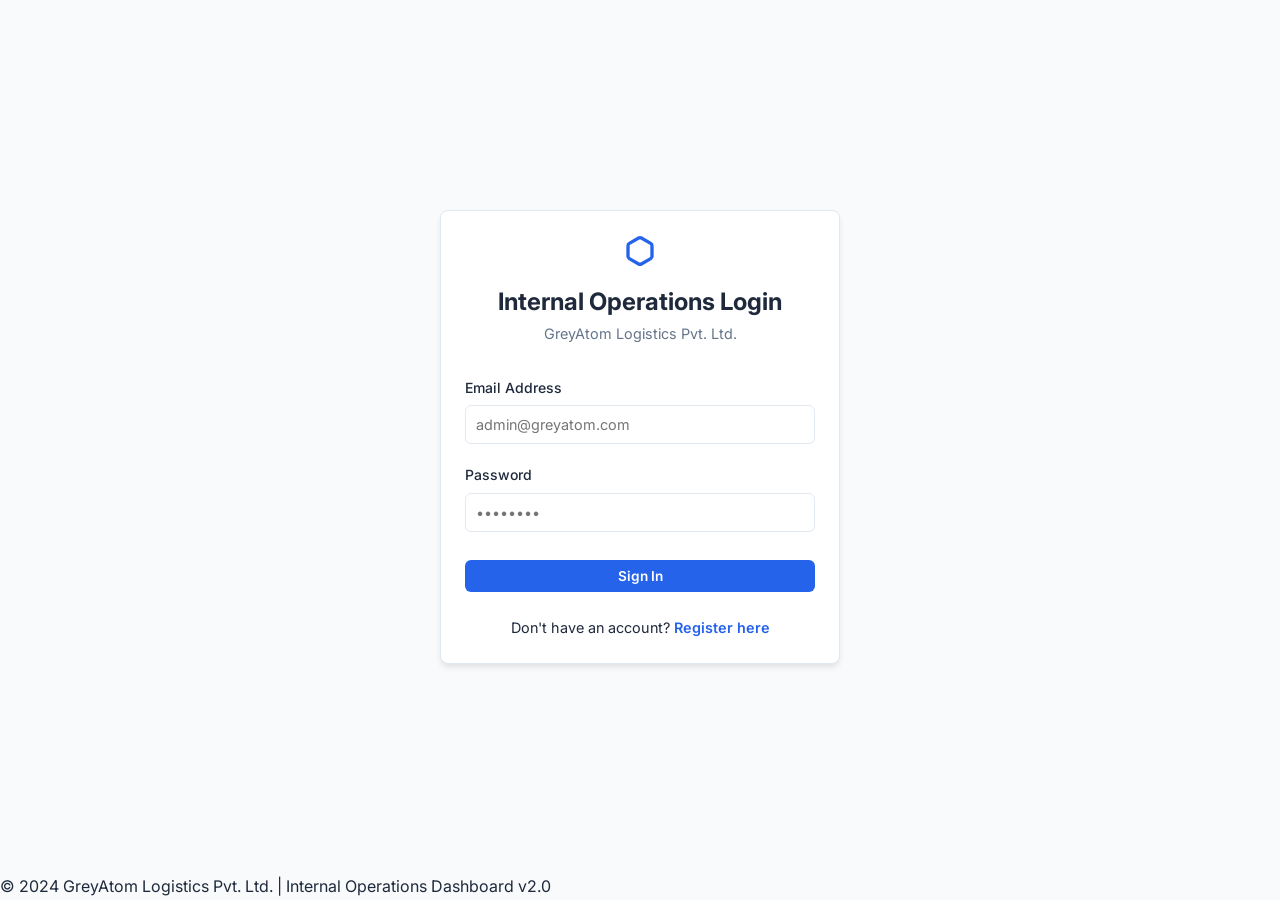
<file: index.html>
<!DOCTYPE html>
<html lang="en" data-theme="light">
<head>
    <meta charset="UTF-8">
    <meta name="viewport" content="width=device-width, initial-scale=1.0">
    <title>GreyAtom Logistics | Exception Management</title>
    <link rel="stylesheet" href="style.css">
    <link href="https://fonts.googleapis.com/css2?family=Inter:wght@400;500;600;700&display=swap" rel="stylesheet">
</head>
<body>
    <!-- Auth View (Login & Register) -->
    <section id="auth-view" class="auth-container active">
        <!-- Login Card -->
        <div id="login-card" class="card auth-card">
            <div class="auth-header">
                <div class="logo" style="justify-content: center; margin-bottom: 1rem;">
                    <svg width="32" height="32" viewBox="0 0 24 24" fill="none" stroke="var(--primary)" stroke-width="2.5"><path d="M21 16V8a2 2 0 0 0-1-1.73l-7-4a2 2 0 0 0-2 0l-7 4A2 2 0 0 0 3 8v8a2 2 0 0 0 1 1.73l7 4a2 2 0 0 0 2 0l7-4A2 2 0 0 0 21 16z"></path></svg>
                </div>
                <h2>Internal Operations Login</h2>
                <p style="color: var(--text-muted); font-size: 0.9rem;">GreyAtom Logistics Pvt. Ltd.</p>
            </div>
            <form id="login-form">
                <div class="form-group">
                    <label for="login-email">Email Address</label>
                    <input type="email" id="login-email" placeholder="admin@greyatom.com" required>
                </div>
                <div class="form-group">
                    <label for="login-password">Password</label>
                    <input type="password" id="login-password" placeholder="••••••••" required>
                </div>
                <button type="submit" class="btn btn-primary btn-block">Sign In</button>
            </form>
            <div class="auth-toggle">
                Don't have an account? <a href="#" id="go-to-register">Register here</a>
            </div>
        </div>

        <!-- Register Card (Hidden by default) -->
        <div id="register-card" class="card auth-card" style="display: none;">
            <div class="auth-header">
                <h2>Create Account</h2>
                <p style="color: var(--text-muted); font-size: 0.9rem;">Join the Operations Team</p>
            </div>
            <form id="register-form">
                <div class="form-group">
                    <label for="reg-name">Full Name</label>
                    <input type="text" id="reg-name" required>
                </div>
                <div class="form-group">
                    <label for="reg-email">Email Address</label>
                    <input type="email" id="reg-email" required>
                </div>
                <div class="form-group">
                    <label for="reg-password">Password</label>
                    <input type="password" id="reg-password" required>
                </div>
                <button type="submit" class="btn btn-primary btn-block">Register</button>
            </form>
            <div class="auth-toggle">
                Already have an account? <a href="#" id="go-to-login">Sign in instead</a>
            </div>
        </div>
    </section>

    <!-- Dashboard View (Protected) -->
    <section id="dashboard-view">
        <header class="app-header">
            <div class="container">
                <div class="logo">
                    <svg width="24" height="24" viewBox="0 0 24 24" fill="none" stroke="currentColor" stroke-width="2.5" stroke-linecap="round" stroke-linejoin="round"><path d="M21 16V8a2 2 0 0 0-1-1.73l-7-4a2 2 0 0 0-2 0l-7 4A2 2 0 0 0 3 8v8a2 2 0 0 0 1 1.73l7 4a2 2 0 0 0 2 0l7-4A2 2 0 0 0 21 16z"></path><polyline points="3.27 6.96 12 12.01 20.73 6.96"></polyline><line x1="12" y1="22.08" x2="12" y2="12"></line></svg>
                    <span>GreyAtom Logistics</span>
                </div>
                <div class="user-menu">
                    <button class="theme-btn" id="theme-toggle" title="Toggle Theme">
                        <svg width="20" height="20" viewBox="0 0 24 24" fill="none" stroke="currentColor" stroke-width="2" id="theme-icon"><path d="M21 12.79A9 9 0 1 1 11.21 3 7 7 0 0 0 21 12.79z"></path></svg>
                    </button>
                    <div class="user-info">
                        <div class="user-name" id="display-name">Admin User</div>
                        <div class="user-role">Operations Manager</div>
                    </div>
                    <button id="logout-btn" class="btn btn-outline logout-btn">Logout</button>
                </div>
            </div>
        </header>

        <main class="container main-content">
            <div class="dashboard-header">
                <h1 id="dashboard-title">Delivery Exception Management</h1>
                <p>Log, track, and resolve delivery issues across all cities.</p>
            </div>

            <div class="stats-bar">
                <div class="stat-card">
                    <span class="stat-label">Total Open</span>
                    <span class="stat-value" id="open-count">0</span>
                </div>
                <div class="stat-card">
                    <span class="stat-label">Total Resolved</span>
                    <span class="stat-value" id="resolved-count">0</span>
                </div>
            </div>

            <div class="grid-layout">
                <section class="form-section card">
                    <h2 class="card-title">Report New Exception</h2>
                    <form id="exception-form">
                        <div class="form-group">
                            <label for="delivery-id">Delivery ID *</label>
                            <input type="text" id="delivery-id" required placeholder="e.g. DEL-12345">
                        </div>
                        <div class="form-group">
                            <label for="customer-name">Customer Name *</label>
                            <input type="text" id="customer-name" required placeholder="Full Name">
                        </div>
                        <div class="form-group">
                            <label for="issue-type">Issue Type *</label>
                            <select id="issue-type" required>
                                <option value="" disabled selected>Select an issue type</option>
                                <option>Address Not Found</option>
                                <option>Customer Not Available</option>
                                <option>Payment Issue</option>
                                <option>Package Damaged</option>
                            </select>
                        </div>
                        <div class="form-group">
                            <label>Priority *</label>
                            <div class="radio-group">
                                <label class="radio-label"><input type="radio" name="priority" value="Low" required><span>Low</span></label>
                                <label class="radio-label"><input type="radio" name="priority" value="Medium"><span>Medium</span></label>
                                <label class="radio-label"><input type="radio" name="priority" value="High"><span>High</span></label>
                            </div>
                        </div>
                        <div class="form-group">
                            <label for="notes">Notes (Optional)</label>
                            <textarea id="notes" rows="3" placeholder="Additional details..."></textarea>
                        </div>
                        <button type="submit" class="btn btn-primary btn-block">Log Exception</button>
                    </form>
                </section>

                <section class="table-section card">
                    <div class="table-header">
                        <h2 class="card-title">Active Exceptions</h2>
                        <div class="filters">
                            <select id="filter-type">
                                <option value="all">All Issue Types</option>
                                <option>Address Not Found</option>
                                <option>Customer Not Available</option>
                                <option>Payment Issue</option>
                                <option>Package Damaged</option>
                            </select>
                            <select id="filter-status">
                                <option value="all">All Status</option>
                                <option>Open</option>
                                <option>Resolved</option>
                            </select>
                        </div>
                    </div>
                    <div class="table-responsive">
                        <table>
                            <thead>
                                <tr>
                                    <th>Delivery ID</th>
                                    <th>Customer Name</th>
                                    <th>Issue Type</th>
                                    <th>Priority</th>
                                    <th>Status</th>
                                    <th>Actions</th>
                                </tr>
                            </thead>
                            <tbody id="table-body"></tbody>
                        </table>
                    </div>
                    <div id="empty-msg" class="empty-message">No exceptions reported yet.</div>
                </section>
            </div>
        </main>
    </section>

    <footer class="app-footer">
        <p>&copy; 2024 GreyAtom Logistics Pvt. Ltd. | Internal Operations Dashboard v2.0</p>
    </footer>

    <script src="script.js"></script>
</body>
</html>
</file>
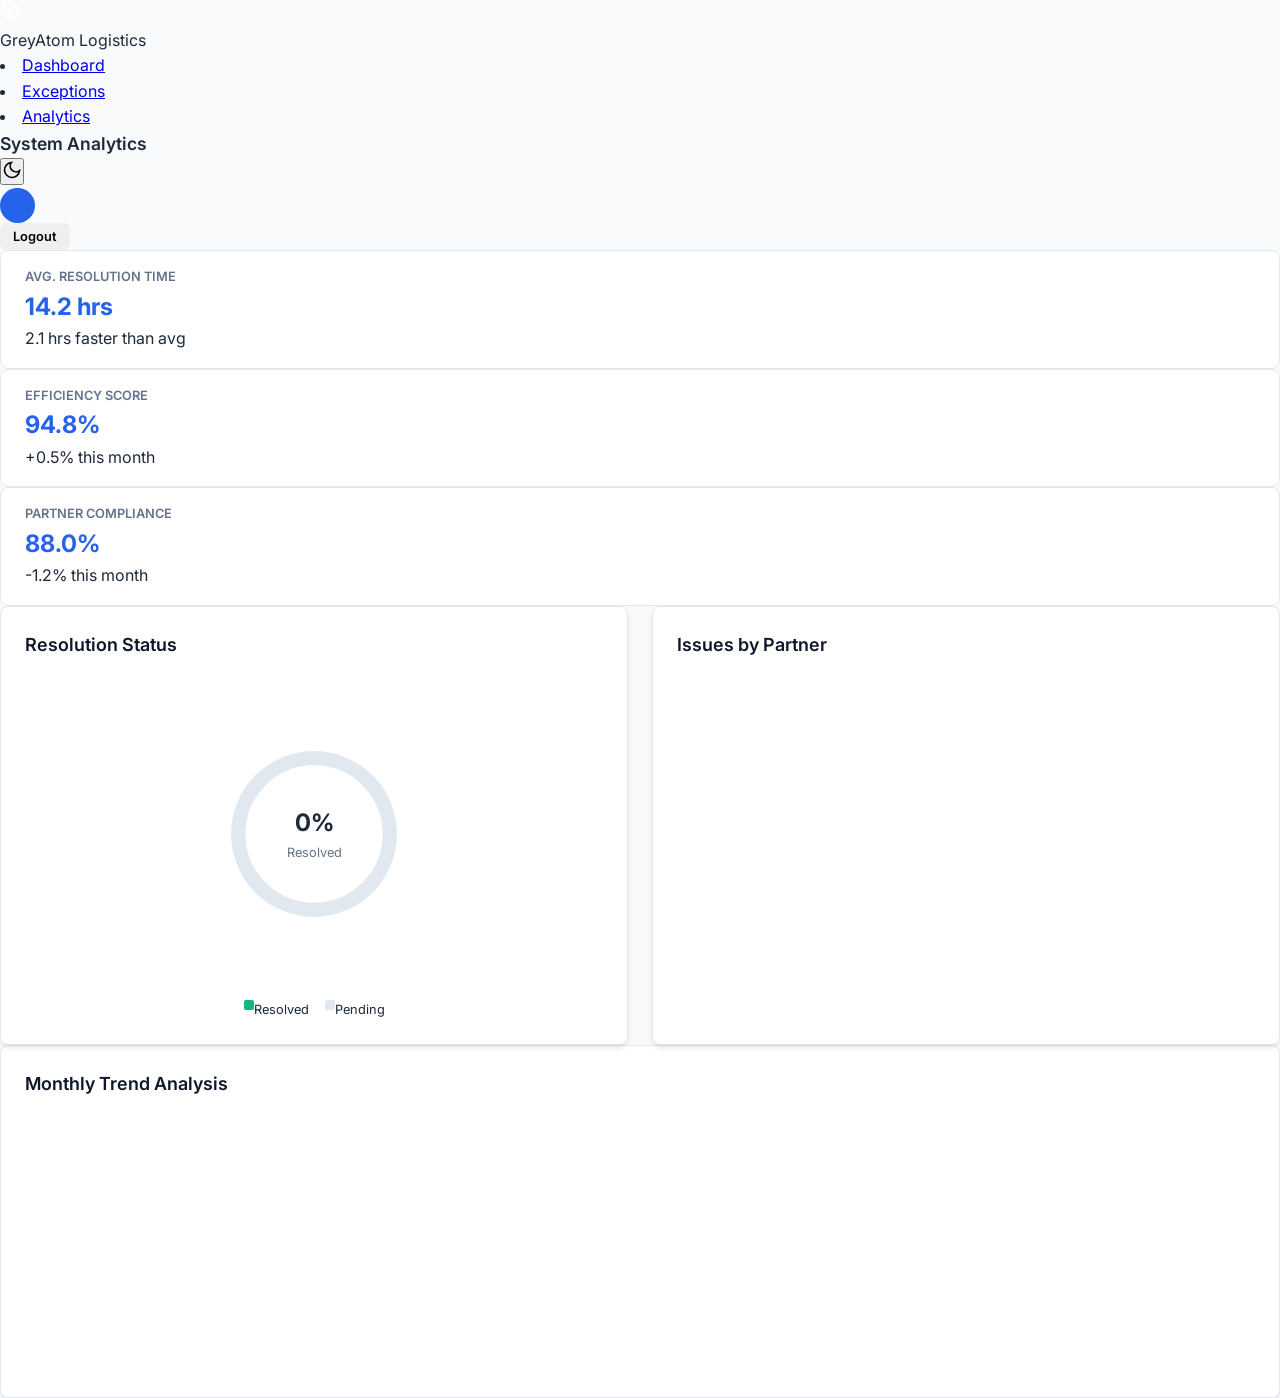
<file: pages/analytics.html>
<!DOCTYPE html>
<html lang="en">
<head>
    <meta charset="UTF-8">
    <meta name="viewport" content="width=device-width, initial-scale=1.0">
    <title>Analytics | GreyAtom Logistics</title>
    <link rel="stylesheet" href="../style.css">
    <link href="https://fonts.googleapis.com/css2?family=Inter:wght@400;500;600;700&display=swap" rel="stylesheet">
    <style>
        .analytics-grid {
            display: grid;
            grid-template-columns: 1fr 1fr;
            gap: 1.5rem;
        }
        @media (max-width: 768px) {
            .analytics-grid { grid-template-columns: 1fr; }
        }
        .chart-container {
            height: 300px;
            display: flex;
            align-items: center;
            justify-content: center;
            position: relative;
        }
        .donut-label {
            position: absolute;
            text-align: center;
        }
        .donut-label .val { font-size: 1.5rem; font-weight: 700; }
        .donut-label .txt { font-size: 0.8rem; color: var(--text-muted); }
    </style>
</head>
<body>
    <aside class="sidebar">
        <div class="logo-container">
            <div class="logo-icon">
                <svg width="20" height="20" viewBox="0 0 24 24" fill="none" stroke="white" stroke-width="2.5" stroke-linecap="round" stroke-linejoin="round"><path d="M21 16V8a2 2 0 0 0-1-1.73l-7-4a2 2 0 0 0-2 0l-7 4A2 2 0 0 0 3 8v8a2 2 0 0 0 1 1.73l7 4a2 2 0 0 0 2 0l7-4A2 2 0 0 0 21 16z"></path><polyline points="3.27 6.96 12 12.01 20.73 6.96"></polyline><line x1="12" y1="22.08" x2="12" y2="12"></line></svg>
            </div>
            <span class="company-name">GreyAtom Logistics</span>
        </div>
        <nav class="nav-links">
            <li class="nav-item"><a href="../index.html" class="nav-link">Dashboard</a></li>
            <li class="nav-item"><a href="exceptions.html" class="nav-link">Exceptions</a></li>
            <li class="nav-item"><a href="analytics.html" class="nav-link active">Analytics</a></li>
        </nav>
    </aside>

    <main class="main-wrapper">
        <header class="navbar">
            <h2 style="font-size: 1.1rem; font-weight: 600;">System Analytics</h2>
            <div class="nav-actions">
                <button class="theme-toggle"><svg width="20" height="20" viewBox="0 0 24 24" fill="none" stroke="currentColor" stroke-width="2"><path d="M21 12.79A9 9 0 1 1 11.21 3 7 7 0 0 0 21 12.79z"></path></svg></button>
                <div class="user-profile flex items-center gap-2">
                    <div style="width: 35px; height: 35px; border-radius: 50%; background: var(--primary); color: white; display: flex; align-items: center; justify-content: center; font-weight: 600; font-size: 0.8rem;"></div>
                    <span style="font-weight: 500; font-size: 0.9rem;"></span>
                </div>
                <button id="logout-btn" class="btn btn-outline" style="padding: 0.4rem 0.8rem; font-size: 0.8rem;">Logout</button>
            </div>
        </header>

        <div class="content-container fade-in">
            <div class="stats-grid">
                <div class="stat-card">
                    <span class="stat-label">Avg. Resolution Time</span>
                    <span class="stat-value">14.2 hrs</span>
                    <span class="stat-trend trend-up">2.1 hrs faster than avg</span>
                </div>
                <div class="stat-card">
                    <span class="stat-label">Efficiency Score</span>
                    <span class="stat-value">94.8%</span>
                    <span class="stat-trend trend-up">+0.5% this month</span>
                </div>
                <div class="stat-card">
                    <span class="stat-label">Partner Compliance</span>
                    <span class="stat-value">88.0%</span>
                    <span class="stat-trend trend-down">-1.2% this month</span>
                </div>
            </div>

            <div class="analytics-grid">
                <!-- Status Distribution (Donut) -->
                <div class="card">
                    <div class="card-header"><h3 class="card-title">Resolution Status</h3></div>
                    <div class="chart-container" id="status-donut-container">
                        <svg width="200" height="200" viewBox="0 0 42 42" class="donut">
                            <circle class="donut-hole" cx="21" cy="21" r="15.91549430918954" fill="transparent"></circle>
                            <circle class="donut-ring" cx="21" cy="21" r="15.91549430918954" fill="transparent" stroke="var(--border)" stroke-width="3"></circle>
                            <circle id="donut-segment" cx="21" cy="21" r="15.91549430918954" fill="transparent" stroke="var(--success)" stroke-width="3" stroke-dasharray="0 100" stroke-dashoffset="25"></circle>
                        </svg>
                        <div class="donut-label">
                            <div class="val" id="resolution-rate">0%</div>
                            <div class="txt">Resolved</div>
                        </div>
                    </div>
                    <div id="status-legend" style="display: flex; justify-content: center; gap: 1rem; font-size: 0.8rem; margin-top: 1rem;">
                        <span style="display: flex; items-center gap: 0.5rem;"><div style="width: 10px; height: 10px; border-radius: 2px; background: var(--success);"></div> Resolved</span>
                        <span style="display: flex; items-center gap: 0.5rem;"><div style="width: 10px; height: 10px; border-radius: 2px; background: var(--border);"></div> Pending</span>
                    </div>
                </div>

                <!-- Partner Performance (Bar Chart) -->
                <div class="card">
                    <div class="card-header"><h3 class="card-title">Issues by Partner</h3></div>
                    <div id="partner-bar-container" style="padding-top: 1rem;">
                        <!-- Injected by JS -->
                    </div>
                </div>
            </div>

            <!-- Issues over time (Line Chart view) -->
            <div class="card">
                <div class="card-header"><h3 class="card-title">Monthly Trend Analysis</h3></div>
                <div id="trend-line-container" style="height: 250px; width: 100%; margin-top: 1rem;">
                    <!-- Line Chart Injected by JS -->
                </div>
            </div>
        </div>
    </main>

    <script src="../script.js"></script>
    <script>
        if (AuthManager.requireAuth(['admin'])) {
            document.addEventListener('DOMContentLoaded', () => {
                const exceptions = StorageManager.getExceptions();
            
            // 1. Resolution Rate (Donut)
            const total = exceptions.length;
            const resolved = exceptions.filter(ex => ex.status === 'Resolved').length;
            const rate = total > 0 ? Math.round((resolved / total) * 100) : 0;
            
            const segment = document.getElementById('donut-segment');
            segment.setAttribute('stroke-dasharray', `${rate} ${100 - rate}`);
            document.getElementById('resolution-rate').textContent = `${rate}%`;

            // 2. Partner Bar Chart
            const partners = ['BlueDart', 'FedEx', 'DHL', 'Delhivery'];
            const pCounts = partners.map(p => exceptions.filter(ex => ex.partner === p).length);
            const pMax = Math.max(...pCounts, 1);
            
            const pContainer = document.getElementById('partner-bar-container');
            let barsHtml = '';
            partners.forEach((p, i) => {
                const width = (pCounts[i] / pMax) * 100;
                barsHtml += `
                    <div style="margin-bottom: 1rem;">
                        <div style="display: flex; justify-content: space-between; font-size: 0.8rem; margin-bottom: 0.3rem;">
                            <span>${p}</span>
                            <span style="font-weight: 600;">${pCounts[i]}</span>
                        </div>
                        <div style="height: 8px; background: var(--bg-main); border-radius: 4px; overflow: hidden;">
                            <div style="height: 100%; width: ${width}%; background: var(--primary); transition: width 1s;"></div>
                        </div>
                    </div>
                `;
            });
            pContainer.innerHTML = barsHtml;

            // 3. Trend Line Chart (Dynamic from data)
            const grouped = {};
            exceptions.forEach(ex => {
                if (!ex.date) return;
                const date = new Date(ex.date);
                if (isNaN(date.getTime())) return;
                const key = date.getFullYear() + '-' + String(date.getMonth() + 1).padStart(2, '0');
                const monthStr = date.toLocaleString('default', { month: 'short' });
                if(!grouped[key]) grouped[key] = { key, month: monthStr, issues: 0 };
                grouped[key].issues++;
            });
            let trendData = Object.values(grouped).sort((a, b) => a.key.localeCompare(b.key));
            
            if (trendData.length < 2) {
                // Ensure at least 2 points for a line chart
                trendData = [
                    { month: 'Prev', issues: 0 },
                    ...(trendData.length ? trendData : [{ month: 'Curr', issues: 0 }])
                ];
            }
            // Limit to last 6 periods
            if (trendData.length > 6) {
                trendData = trendData.slice(trendData.length - 6);
            }

            const maxIssues = Math.max(...trendData.map(d => d.issues), 5) + 2;
            const w = 800;
            const h = 250;
            const pPadding = 40;
            
            const points = trendData.map((d, i) => {
                const x = pPadding + (i * ((w - pPadding * 2) / (trendData.length - 1)));
                const y = h - pPadding - ((d.issues / maxIssues) * (h - pPadding * 2));
                return `${x},${y}`;
            }).join(' ');

            let elementsHtml = '';
            trendData.forEach((d, i) => {
                const x = pPadding + (i * ((w - pPadding * 2) / (trendData.length - 1)));
                const y = h - pPadding - ((d.issues / maxIssues) * (h - pPadding * 2));
                
                // Add vertical grid line
                elementsHtml += `<line x1="${x}" y1="${h - pPadding}" x2="${x}" y2="${pPadding}" stroke="var(--border)" stroke-width="1" stroke-dasharray="4" />`;
                
                // Data point circle & labels
                elementsHtml += `<circle cx="${x}" cy="${y}" r="6" fill="var(--bg-card)" stroke="var(--primary)" stroke-width="3" />`;
                elementsHtml += `<text x="${x}" y="${y - 15}" fill="var(--text-main)" font-size="14" font-weight="600" text-anchor="middle">${d.issues}</text>`;
                elementsHtml += `<text x="${x}" y="${h - 10}" fill="var(--text-muted)" font-size="14" text-anchor="middle">${d.month}</text>`;
            });

            document.getElementById('trend-line-container').innerHTML = `
                <svg width="100%" height="100%" viewBox="0 0 ${w} ${h}" preserveAspectRatio="xMidYMid meet">
                    <!-- X Axis Line -->
                    <line x1="${pPadding}" y1="${h - pPadding}" x2="${w - pPadding}" y2="${h - pPadding}" stroke="var(--border)" stroke-width="2" />
                    <!-- The Line -->
                    <polyline fill="none" stroke="var(--primary)" stroke-width="4" points="${points}" stroke-linejoin="round" />
                    ${elementsHtml}
                </svg>
            `;
            });
        }
    </script>
</body>
</html>
</file>
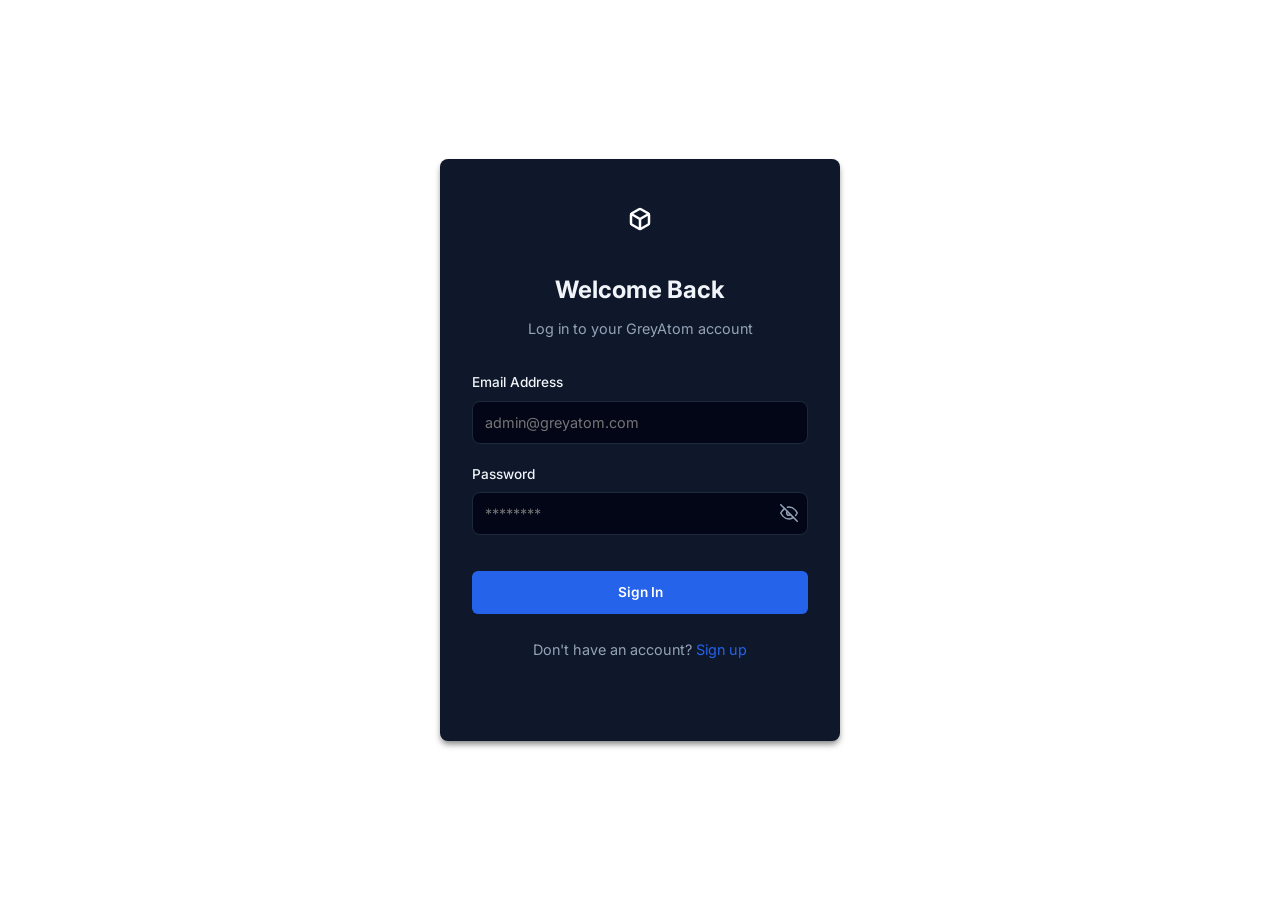
<file: pages/login.html>
<!DOCTYPE html>
<html lang="en">
<head>
    <meta charset="UTF-8">
    <meta name="viewport" content="width=device-width, initial-scale=1.0">
    <title>Login | GreyAtom Logistics</title>
    <link rel="stylesheet" href="../style.css">
    <link href="https://fonts.googleapis.com/css2?family=Inter:wght@400;500;600;700&display=swap" rel="stylesheet">
    <style>
        body {
            display: flex;
            align-items: center;
            justify-content: center;
            height: 100vh;
            background: var(--bg-sidebar);
            padding: 1rem;
        }
        .auth-card {
            background: var(--bg-card);
            padding: 3rem 2rem;
            border-radius: var(--radius);
            box-shadow: var(--shadow);
            width: 100%;
            max-width: 400px;
            text-align: center;
            animation: fadeIn 0.5s ease-in;
        }
        .auth-card h1 {
            font-size: 1.5rem;
            margin-bottom: 0.5rem;
        }
        .auth-card p {
            color: var(--text-muted);
            font-size: 0.9rem;
            margin-bottom: 2rem;
        }
        .form-group {
            margin-bottom: 1.25rem;
            text-align: left;
        }
        .form-group label {
            display: block;
            font-size: 0.85rem;
            margin-bottom: 0.4rem;
            font-weight: 500;
        }
        .form-group input {
            width: 100%;
            padding: 0.75rem;
            border: 1px solid var(--border);
            border-radius: 8px;
            background: var(--bg-main);
            color: var(--text-main);
            outline: none;
            transition: border-color 0.3s;
        }
        .form-group input:focus {
            border-color: var(--primary);
        }
        .btn-full {
            width: 100%;
            padding: 0.85rem;
            margin-top: 1rem;
        }
        .auth-links {
            margin-top: 1.5rem;
            font-size: 0.85rem;
        }
        .auth-links a {
            color: var(--primary);
            text-decoration: none;
        }
        .auth-links a:hover {
            text-decoration: underline;
        }
        #login-error {
            color: var(--danger);
            font-size: 0.85rem;
            margin-top: 1rem;
            display: none;
        }
    </style>
</head>
<body data-theme="dark">
    <div class="auth-card">
        <div class="logo-icon" style="margin: 0 auto 1rem auto; width: 48px; height: 48px;">
            <svg width="24" height="24" viewBox="0 0 24 24" fill="none" stroke="white" stroke-width="2.5" stroke-linecap="round" stroke-linejoin="round"><path d="M21 16V8a2 2 0 0 0-1-1.73l-7-4a2 2 0 0 0-2 0l-7 4A2 2 0 0 0 3 8v8a2 2 0 0 0 1 1.73l7 4a2 2 0 0 0 2 0l7-4A2 2 0 0 0 21 16z"></path><polyline points="3.27 6.96 12 12.01 20.73 6.96"></polyline><line x1="12" y1="22.08" x2="12" y2="12"></line></svg>
        </div>
        <h1>Welcome Back</h1>
        <p>Log in to your GreyAtom account</p>

        <form id="login-form">
            <div class="form-group">
                <label>Email Address</label>
                <input type="email" id="email" required placeholder="admin@greyatom.com">
            </div>
            <div class="form-group">
                <label>Password</label>
                <div style="position: relative;">
                    <input type="password" id="password" required placeholder="********" style="padding-right: 40px;">
                    <button type="button" id="toggle-password" style="position: absolute; right: 10px; top: 50%; transform: translateY(-50%); background: none; border: none; color: var(--text-muted); cursor: pointer; display: flex;">
                        <svg id="eye-icon" width="18" height="18" viewBox="0 0 24 24" fill="none" stroke="currentColor" stroke-width="2" stroke-linecap="round" stroke-linejoin="round"><path d="M17.94 17.94A10.07 10.07 0 0 1 12 20c-7 0-11-8-11-8a18.45 18.45 0 0 1 5.06-5.94M9.9 4.24A9.12 9.12 0 0 1 12 4c7 0 11 8 11 8a18.5 18.5 0 0 1-2.16 3.19m-6.72-1.07a3 3 0 1 1-4.24-4.24"></path><line x1="1" y1="1" x2="23" y2="23"></line></svg>
                    </button>
                </div>
            </div>
            <button type="submit" class="btn btn-primary btn-full">Sign In</button>
            <div id="login-error">Invalid email or password.</div>
        </form>

        <div class="auth-links">
            <p>Don't have an account? <a href="register.html">Sign up</a></p>
        </div>
    </div>

    <script src="../script.js"></script>
    <script>
        const togglePassword = document.getElementById('toggle-password');
        const passwordInput = document.getElementById('password');
        const eyeIcon = document.getElementById('eye-icon');
        
        togglePassword.addEventListener('click', () => {
            const type = passwordInput.getAttribute('type') === 'password' ? 'text' : 'password';
            passwordInput.setAttribute('type', type);
            if (type === 'text') {
                eyeIcon.innerHTML = '<path d="M1 12s4-8 11-8 11 8 11 8-4 8-11 8-11-8-11-8z"></path><circle cx="12" cy="12" r="3"></circle>';
            } else {
                eyeIcon.innerHTML = '<path d="M17.94 17.94A10.07 10.07 0 0 1 12 20c-7 0-11-8-11-8a18.45 18.45 0 0 1 5.06-5.94M9.9 4.24A9.12 9.12 0 0 1 12 4c7 0 11 8 11 8a18.5 18.5 0 0 1-2.16 3.19m-6.72-1.07a3 3 0 1 1-4.24-4.24"></path><line x1="1" y1="1" x2="23" y2="23"></line>';
            }
        });

        document.getElementById('login-form').addEventListener('submit', (e) => {
            e.preventDefault();
            const email = document.getElementById('email').value;
            const pass = document.getElementById('password').value;
            
            if (AuthManager.login(email, pass)) {
                const user = AuthManager.getCurrentUser();
                if (user.role === 'admin') {
                    window.location.href = '../index.html';
                } else {
                    window.location.href = 'user-dashboard.html';
                }
            } else {
                document.getElementById('login-error').style.display = 'block';
            }
        });
    </script>
</body>
</html>
</file>
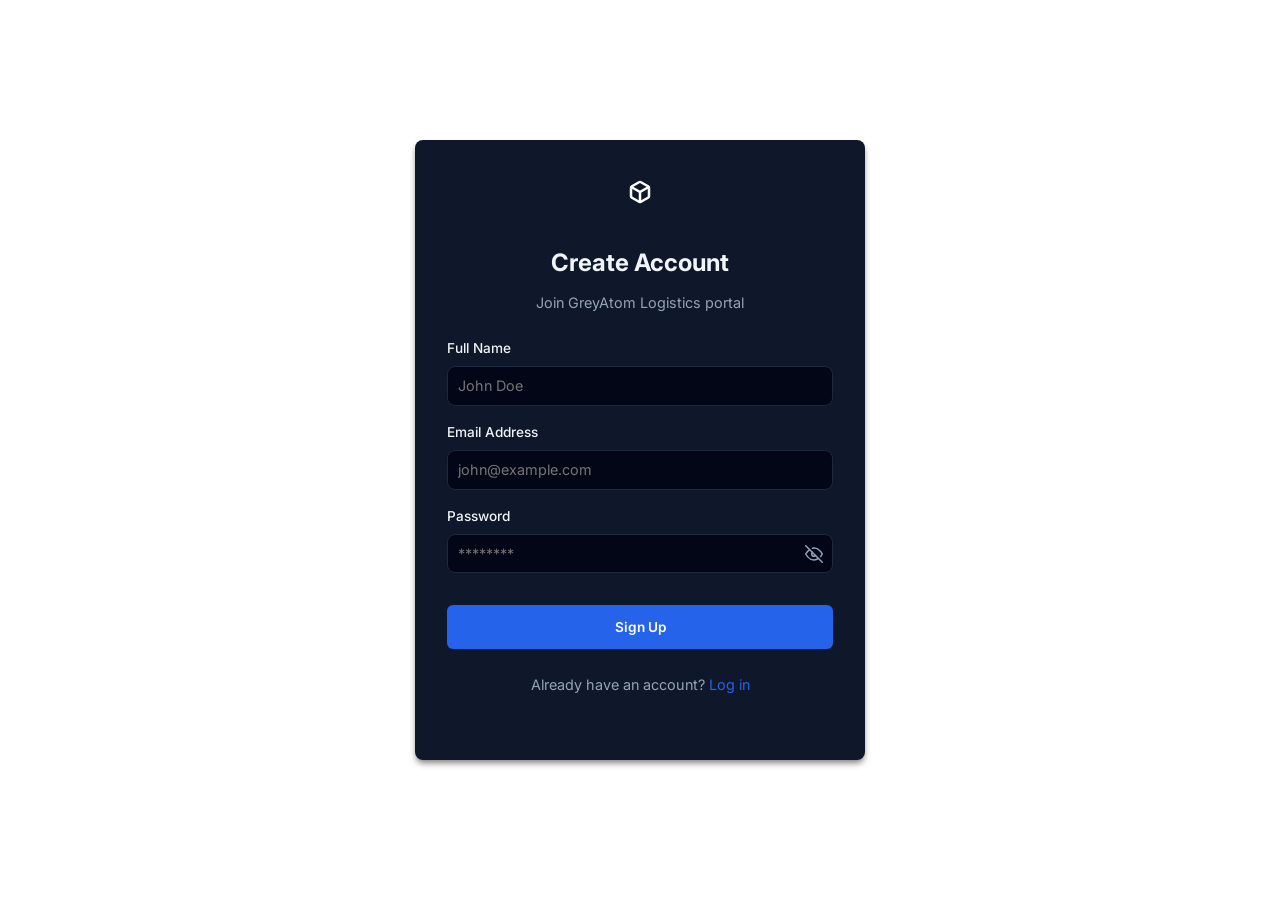
<file: pages/register.html>
<!DOCTYPE html>
<html lang="en">
<head>
    <meta charset="UTF-8">
    <meta name="viewport" content="width=device-width, initial-scale=1.0">
    <title>Register | GreyAtom Logistics</title>
    <link rel="stylesheet" href="../style.css">
    <link href="https://fonts.googleapis.com/css2?family=Inter:wght@400;500;600;700&display=swap" rel="stylesheet">
    <style>
        body {
            display: flex;
            align-items: center;
            justify-content: center;
            min-height: 100vh;
            background: var(--bg-sidebar);
            padding: 1rem;
        }
        .auth-card {
            background: var(--bg-card);
            padding: 2.5rem 2rem;
            border-radius: var(--radius);
            box-shadow: var(--shadow);
            width: 100%;
            max-width: 450px;
            text-align: center;
            animation: fadeIn 0.5s ease-in;
        }
        .auth-card h1 {
            font-size: 1.5rem;
            margin-bottom: 0.5rem;
        }
        .auth-card p {
            color: var(--text-muted);
            font-size: 0.9rem;
            margin-bottom: 1.5rem;
        }
        .form-group {
            margin-bottom: 1rem;
            text-align: left;
        }
        .form-group label {
            display: block;
            font-size: 0.85rem;
            margin-bottom: 0.4rem;
            font-weight: 500;
        }
        .form-group input, .form-group select {
            width: 100%;
            padding: 0.65rem;
            border: 1px solid var(--border);
            border-radius: 8px;
            background: var(--bg-main);
            color: var(--text-main);
            outline: none;
            transition: border-color 0.3s;
        }
        .form-group input:focus, .form-group select:focus {
            border-color: var(--primary);
        }
        .btn-full {
            width: 100%;
            padding: 0.85rem;
            margin-top: 1rem;
        }
        .auth-links {
            margin-top: 1.5rem;
            font-size: 0.85rem;
        }
        .auth-links a {
            color: var(--primary);
            text-decoration: none;
        }
        .auth-links a:hover {
            text-decoration: underline;
        }
        #register-error {
            color: var(--danger);
            font-size: 0.85rem;
            margin-top: 1rem;
            display: none;
        }
    </style>
</head>
<body data-theme="dark">
    <div class="auth-card">
        <div class="logo-icon" style="margin: 0 auto 1rem auto; width: 48px; height: 48px;">
            <svg width="24" height="24" viewBox="0 0 24 24" fill="none" stroke="white" stroke-width="2.5" stroke-linecap="round" stroke-linejoin="round"><path d="M21 16V8a2 2 0 0 0-1-1.73l-7-4a2 2 0 0 0-2 0l-7 4A2 2 0 0 0 3 8v8a2 2 0 0 0 1 1.73l7 4a2 2 0 0 0 2 0l7-4A2 2 0 0 0 21 16z"></path><polyline points="3.27 6.96 12 12.01 20.73 6.96"></polyline><line x1="12" y1="22.08" x2="12" y2="12"></line></svg>
        </div>
        <h1>Create Account</h1>
        <p>Join GreyAtom Logistics portal</p>

        <form id="register-form">
            <div class="form-group">
                <label>Full Name</label>
                <input type="text" id="name" required placeholder="John Doe">
            </div>
            <div class="form-group">
                <label>Email Address</label>
                <input type="email" id="email" required placeholder="john@example.com">
            </div>
            <div class="form-group">
                <label>Password</label>
                <div style="position: relative;">
                    <input type="password" id="password" required placeholder="********" style="padding-right: 40px;">
                    <button type="button" id="toggle-password" style="position: absolute; right: 10px; top: 50%; transform: translateY(-50%); background: none; border: none; color: var(--text-muted); cursor: pointer; display: flex;">
                        <svg id="eye-icon" width="18" height="18" viewBox="0 0 24 24" fill="none" stroke="currentColor" stroke-width="2" stroke-linecap="round" stroke-linejoin="round"><path d="M17.94 17.94A10.07 10.07 0 0 1 12 20c-7 0-11-8-11-8a18.45 18.45 0 0 1 5.06-5.94M9.9 4.24A9.12 9.12 0 0 1 12 4c7 0 11 8 11 8a18.5 18.5 0 0 1-2.16 3.19m-6.72-1.07a3 3 0 1 1-4.24-4.24"></path><line x1="1" y1="1" x2="23" y2="23"></line></svg>
                    </button>
                </div>
            </div>
            <button type="submit" class="btn btn-primary btn-full">Sign Up</button>
            <div id="register-error">Email already exists.</div>
        </form>

        <div class="auth-links">
            <p>Already have an account? <a href="login.html">Log in</a></p>
        </div>
    </div>

    <script src="../script.js"></script>
    <script>
        const togglePassword = document.getElementById('toggle-password');
        const passwordInput = document.getElementById('password');
        const eyeIcon = document.getElementById('eye-icon');
        
        togglePassword.addEventListener('click', () => {
            const type = passwordInput.getAttribute('type') === 'password' ? 'text' : 'password';
            passwordInput.setAttribute('type', type);
            if (type === 'text') {
                eyeIcon.innerHTML = '<path d="M1 12s4-8 11-8 11 8 11 8-4 8-11 8-11-8-11-8z"></path><circle cx="12" cy="12" r="3"></circle>';
            } else {
                eyeIcon.innerHTML = '<path d="M17.94 17.94A10.07 10.07 0 0 1 12 20c-7 0-11-8-11-8a18.45 18.45 0 0 1 5.06-5.94M9.9 4.24A9.12 9.12 0 0 1 12 4c7 0 11 8 11 8a18.5 18.5 0 0 1-2.16 3.19m-6.72-1.07a3 3 0 1 1-4.24-4.24"></path><line x1="1" y1="1" x2="23" y2="23"></line>';
            }
        });

        document.getElementById('register-form').addEventListener('submit', (e) => {
            e.preventDefault();
            const name = document.getElementById('name').value;
            const email = document.getElementById('email').value;
            const pass = document.getElementById('password').value;
            const role = 'user'; // All new public registrations default to 'user'
            
            if (AuthManager.register(name, email, pass, role)) {
                // Auto login
                AuthManager.login(email, pass);
                window.location.href = 'user-dashboard.html';
            } else {
                document.getElementById('register-error').style.display = 'block';
            }
        });
    </script>
</body>
</html>
</file>
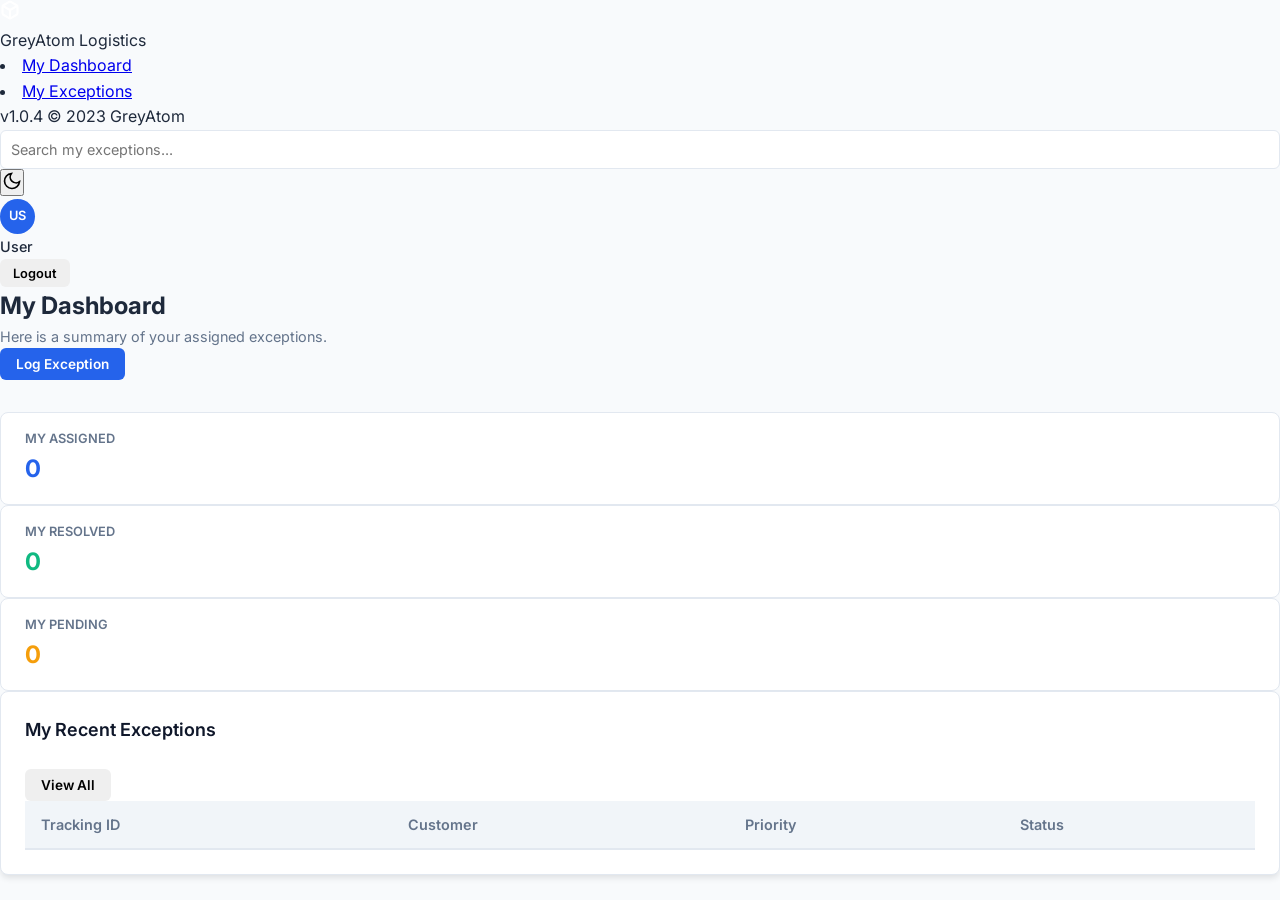
<file: pages/user-dashboard.html>
<!DOCTYPE html>
<html lang="en">
<head>
    <meta charset="UTF-8">
    <meta name="viewport" content="width=device-width, initial-scale=1.0">
    <title>My Dashboard | GreyAtom Logistics</title>
    <link rel="stylesheet" href="../style.css">
    <link href="https://fonts.googleapis.com/css2?family=Inter:wght@400;500;600;700&display=swap" rel="stylesheet">
</head>
<body>
    <aside class="sidebar">
        <div class="logo-container">
            <div class="logo-icon">
                <svg width="20" height="20" viewBox="0 0 24 24" fill="none" stroke="white" stroke-width="2.5" stroke-linecap="round" stroke-linejoin="round"><path d="M21 16V8a2 2 0 0 0-1-1.73l-7-4a2 2 0 0 0-2 0l-7 4A2 2 0 0 0 3 8v8a2 2 0 0 0 1 1.73l7 4a2 2 0 0 0 2 0l7-4A2 2 0 0 0 21 16z"></path><polyline points="3.27 6.96 12 12.01 20.73 6.96"></polyline><line x1="12" y1="22.08" x2="12" y2="12"></line></svg>
            </div>
            <span class="company-name">GreyAtom Logistics</span>
        </div>
        <nav class="nav-links">
            <li class="nav-item"><a href="user-dashboard.html" class="nav-link active">My Dashboard</a></li>
            <li class="nav-item"><a href="exceptions.html" class="nav-link">My Exceptions</a></li>
        </nav>
        <div class="sidebar-footer">
            v1.0.4 &copy; 2023 GreyAtom
        </div>
    </aside>

    <main class="main-wrapper">
        <header class="navbar">
            <div class="search-bar">
                <input type="text" placeholder="Search my exceptions...">
            </div>
            <div class="nav-actions">
                <button class="theme-toggle" title="Toggle Dark Mode">
                    <svg width="20" height="20" viewBox="0 0 24 24" fill="none" stroke="currentColor" stroke-width="2"><path d="M21 12.79A9 9 0 1 1 11.21 3 7 7 0 0 0 21 12.79z"></path></svg>
                </button>
                <div class="user-profile flex items-center gap-2">
                    <div style="width: 35px; height: 35px; border-radius: 50%; background: var(--primary); color: white; display: flex; align-items: center; justify-content: center; font-weight: 600; font-size: 0.8rem;">US</div>
                    <span style="font-weight: 500; font-size: 0.9rem;">User</span>
                </div>
                <button id="logout-btn" class="btn btn-outline" style="padding: 0.4rem 0.8rem; font-size: 0.8rem;">Logout</button>
            </div>
        </header>

        <div class="content-container fade-in">
            <div class="flex justify-between items-center mt-4" style="margin-bottom: 2rem;">
                <div>
                    <h1 style="font-size: 1.5rem; font-weight: 700;">My Dashboard</h1>
                    <p style="color: var(--text-muted); font-size: 0.9rem;">Here is a summary of your assigned exceptions.</p>
                </div>
                <button class="btn btn-primary" onclick="window.location.href='exceptions.html?action=new'">
                    Log Exception
                </button>
            </div>

            <div class="stats-grid">
                <div class="stat-card">
                    <span class="stat-label">My Assigned</span>
                    <span class="stat-value" id="my-assigned">0</span>
                </div>
                <div class="stat-card">
                    <span class="stat-label">My Resolved</span>
                    <span class="stat-value" id="my-resolved" style="color: var(--success);">0</span>
                </div>
                <div class="stat-card">
                    <span class="stat-label">My Pending</span>
                    <span class="stat-value" id="my-pending" style="color: var(--warning);">0</span>
                </div>
            </div>

            <div class="card">
                <div class="card-header">
                    <h3 class="card-title">My Recent Exceptions</h3>
                    <button class="btn btn-outline" onclick="window.location.href='exceptions.html'">View All</button>
                </div>
                <div class="table-responsive">
                    <table id="my-exceptions-table">
                        <thead>
                            <tr>
                                <th>Tracking ID</th>
                                <th>Customer</th>
                                <th>Priority</th>
                                <th>Status</th>
                            </tr>
                        </thead>
                        <tbody>
                            <!-- Injected by JS -->
                        </tbody>
                    </table>
                </div>
            </div>
        </div>
    </main>

    <script src="../script.js"></script>
    <script>
        if (AuthManager.requireAuth(['user'])) {
            document.addEventListener('DOMContentLoaded', () => {
                const currentUser = AuthManager.getCurrentUser();
                
                // For demonstration, we assume exceptions matching currentUser.name in assignedTo or just pick random subset
                const allExceptions = StorageManager.getExceptions();
                // Since our dummy data has specific assignedTo names, let's just show all for the demo,
                // but in a real app it would be: allExceptions.filter(ex => ex.assignedTo === currentUser.name);
                // For now we'll pretend all exceptions are "theirs" or filter if we want:
                const myExceptions = allExceptions; // Replace with proper filter in real system
                
                document.getElementById('my-assigned').textContent = myExceptions.length;
                document.getElementById('my-resolved').textContent = myExceptions.filter(ex => ex.status === 'Resolved').length;
                document.getElementById('my-pending').textContent = myExceptions.filter(ex => ex.status === 'Pending').length;
                
                const tableBody = document.querySelector('#my-exceptions-table tbody');
                myExceptions.slice(0, 5).forEach(ex => {
                    const row = document.createElement('tr');
                    row.innerHTML = `
                        <td><strong>${ex.id}</strong></td>
                        <td>${ex.customerName}</td>
                        <td><span class="badge badge-${ex.priority.toLowerCase()}">${ex.priority}</span></td>
                        <td><span class="badge badge-${ex.status.toLowerCase()}">${ex.status}</span></td>
                    `;
                    tableBody.appendChild(row);
                });
            });
        }
    </script>
</body>
</html>
</file>
<file: style.css>
/* 
    GreyAtom Logistics Pvt. Ltd. - Dashboard Styles
    Refactored for Frontend Assignment Compliance
*/

:root {
    --primary: #2563eb;
    --primary-dark: #1e40af;
    --bg-main: #f8fafc;
    --bg-card: #ffffff;
    --text-main: #1e293b;
    --text-muted: #64748b;
    --border: #e2e8f0;
    --success: #10b981;
    --danger: #ef4444;
    --warning: #f59e0b;
    --shadow: 0 4px 6px -1px rgb(0 0 0 / 0.1);
    --radius: 8px;
    --transition: all 0.3s cubic-bezier(0.4, 0, 0.2, 1);
    --input-bg: #ffffff;
    --th-bg: #f1f5f9;
    --resolved-bg: #f0fdf4;
    --resolved-text: #166534;
    --high-priority-bg: #fffaf0;
}

[data-theme="dark"] {
    --bg-main: #020617;
    --bg-card: #0f172a;
    --text-main: #f1f5f9;
    --text-muted: #94a3b8;
    --border: #1e293b;
    --shadow: 0 4px 6px -1px rgb(0 0 0 / 0.5);
    --input-bg: #1e293b;
    --th-bg: #0f172a;
    --resolved-bg: rgba(22, 101, 52, 0.2);
    --resolved-text: #4ade80;
    --high-priority-bg: rgba(153, 27, 27, 0.2);
}

* {
    margin: 0;
    padding: 0;
    box-sizing: border-box;
    font-family: 'Inter', sans-serif;
}

body {
    background-color: var(--bg-main);
    color: var(--text-main);
    line-height: 1.6;
    min-height: 100vh;
    display: flex;
    flex-direction: column;
}

.container {
    width: 95%;
    max-width: 1200px;
    margin: 0 auto;
}

/* Header */
.app-header {
    background: #0f172a;
    color: white;
    padding: 1rem 0;
    box-shadow: var(--shadow);
}

.app-header .container {
    display: flex;
    justify-content: space-between;
    align-items: center;
}

.logo {
    display: flex;
    align-items: center;
    gap: 0.75rem;
    font-weight: 700;
    font-size: 1.25rem;
}

.header-tag {
    font-size: 0.8rem;
    background: rgba(255, 255, 255, 0.1);
    padding: 0.25rem 0.75rem;
    border-radius: 20px;
    color: #94a3b8;
}

/* Main Content */
.main-content {
    flex: 1;
    padding: 2rem 0;
}

.dashboard-header {
    margin-bottom: 2rem;
}

.dashboard-header h1 {
    font-size: 1.875rem;
    font-weight: 700;
    color: #0f172a;
}

.dashboard-header p {
    color: var(--text-muted);
}

/* Stats */
.stats-bar {
    display: flex;
    gap: 1.5rem;
    margin-bottom: 2rem;
}

.stat-card {
    background: var(--bg-card);
    padding: 1rem 1.5rem;
    border-radius: var(--radius);
    border: 1px solid var(--border);
    flex: 1;
    display: flex;
    flex-direction: column;
}

.stat-label {
    font-size: 0.8rem;
    color: var(--text-muted);
    font-weight: 600;
    text-transform: uppercase;
}

.stat-value {
    font-size: 1.5rem;
    font-weight: 700;
    color: var(--primary);
}

/* Layout Grid */
.grid-layout {
    display: grid;
    grid-template-columns: 350px 1fr;
    gap: 2rem;
    align-items: start;
}

@media (max-width: 1024px) {
    .grid-layout {
        grid-template-columns: 1fr;
    }
}

/* Card */
.card {
    background: var(--bg-card);
    padding: 1.5rem;
    border-radius: var(--radius);
    border: 1px solid var(--border);
    box-shadow: var(--shadow);
}

.card-title {
    font-size: 1.125rem;
    font-weight: 600;
    margin-bottom: 1.5rem;
    color: #0f172a;
}

/* Form Styles */
.form-group {
    margin-bottom: 1.25rem;
}

label {
    display: block;
    font-size: 0.875rem;
    font-weight: 500;
    margin-bottom: 0.4rem;
}

input[type="text"], input[type="email"], input[type="password"], select, textarea {
    width: 100%;
    padding: 0.625rem;
    border-radius: 6px;
    border: 1px solid var(--border);
    background: var(--input-bg);
    color: var(--text-main);
    font-size: 0.9rem;
    outline: none;
    transition: border-color 0.2s, background-color 0.3s;
}

input:focus, select:focus, textarea:focus {
    border-color: var(--primary);
}

.radio-group {
    display: flex;
    gap: 1rem;
    margin-top: 0.5rem;
}

.radio-label {
    display: flex;
    align-items: center;
    gap: 0.4rem;
    cursor: pointer;
    font-size: 0.9rem;
}

.radio-label input {
    cursor: pointer;
}

/* Table Section */
.table-header {
    display: flex;
    justify-content: space-between;
    align-items: center;
    margin-bottom: 1.5rem;
}

.filters {
    display: flex;
    gap: 0.75rem;
}

.filters select {
    width: auto;
    padding: 0.4rem 0.75rem;
    font-size: 0.8rem;
}

.table-responsive {
    overflow-x: auto;
}

table {
    width: 100%;
    border-collapse: collapse;
    font-size: 0.9rem;
}

th {
    background: var(--th-bg);
    padding: 0.75rem 1rem;
    text-align: left;
    font-weight: 600;
    color: var(--text-muted);
    border-bottom: 2px solid var(--border);
}

td {
    padding: 1rem;
    border-bottom: 1px solid var(--border);
}

/* Row States */
.priority-high {
    color: var(--danger);
    font-weight: 700;
}

.priority-medium {
    color: var(--warning);
    font-weight: 600;
}

.priority-low {
    color: var(--success);
}

.status-resolved {
    background-color: var(--resolved-bg) !important;
    color: var(--resolved-text);
    opacity: 0.8;
}

.status-resolved .resolve-btn {
    display: none; /* Hide or disable resolve button when already resolved */
}

/* High priority row warning color (Bonus) */
tr.high-priority-row {
    background-color: var(--high-priority-bg);
}

/* Buttons */
.btn {
    padding: 0.5rem 1rem;
    border-radius: 6px;
    font-weight: 600;
    cursor: pointer;
    border: none;
    transition: all 0.2s;
    font-size: 0.85rem;
}

.btn-primary {
    background: var(--primary);
    color: white;
}

.btn-primary:hover {
    background: var(--primary-dark);
}

.btn-block {
    width: 100%;
    margin-top: 0.5rem;
}

.resolve-btn {
    background: #dcfce7;
    color: #166534;
    margin-right: 0.5rem;
}

.resolve-btn:hover {
    background: #bbf7d0;
}

.resolve-btn:disabled {
    background: #f1f5f9;
    color: #94a3b8;
    cursor: not-allowed;
}

.delete-btn {
    background: #fee2e2;
    color: #991b1b;
}

.delete-btn:hover {
    background: #fecaca;
}

/* Empty State */
.empty-message {
    text-align: center;
    padding: 3rem;
    color: var(--text-muted);
    font-style: italic;
    display: none;
}

/* Auth Section */
.auth-container {
    flex: 1;
    display: flex;
    align-items: center;
    justify-content: center;
    background-color: var(--bg-main);
    padding: 2rem;
}

.auth-card {
    width: 100%;
    max-width: 400px;
}

.auth-header {
    text-align: center;
    margin-bottom: 2rem;
}

.auth-header h2 {
    font-size: 1.5rem;
    font-weight: 700;
}

.auth-toggle {
    margin-top: 1.5rem;
    text-align: center;
    font-size: 0.9rem;
}

.auth-toggle a {
    color: var(--primary);
    text-decoration: none;
    font-weight: 600;
}

.auth-toggle a:hover {
    text-decoration: underline;
}

/* User Menu */
.user-menu {
    display: flex;
    align-items: center;
    gap: 1rem;
}

.user-info {
    text-align: right;
    display: none; /* Shown when logged in */
}

@media (min-width: 640px) {
    .user-info {
        display: block;
    }
}

.user-name {
    font-size: 0.85rem;
    font-weight: 600;
}

.user-role {
    font-size: 0.75rem;
    color: var(--text-muted);
}

.logout-btn {
    padding: 0.4rem 0.8rem;
    font-size: 0.8rem;
    color: var(--danger);
    border-color: var(--danger);
}

/* Theme Toggle Button */
.theme-btn {
    background: none;
    border: none;
    cursor: pointer;
    color: var(--text-muted);
    padding: 0.5rem;
    border-radius: 50%;
    transition: var(--transition);
}

.theme-btn:hover {
    background: var(--border);
    color: var(--primary);
}

/* Page Visibility */
#auth-view, #dashboard-view {
    display: none;
}

#auth-view.active {
    display: flex;
}

#dashboard-view.active {
    display: block;
}

/* Transitions */
* {
    transition: background-color 0.3s ease, border-color 0.3s ease, color 0.3s ease;
}
</file>
